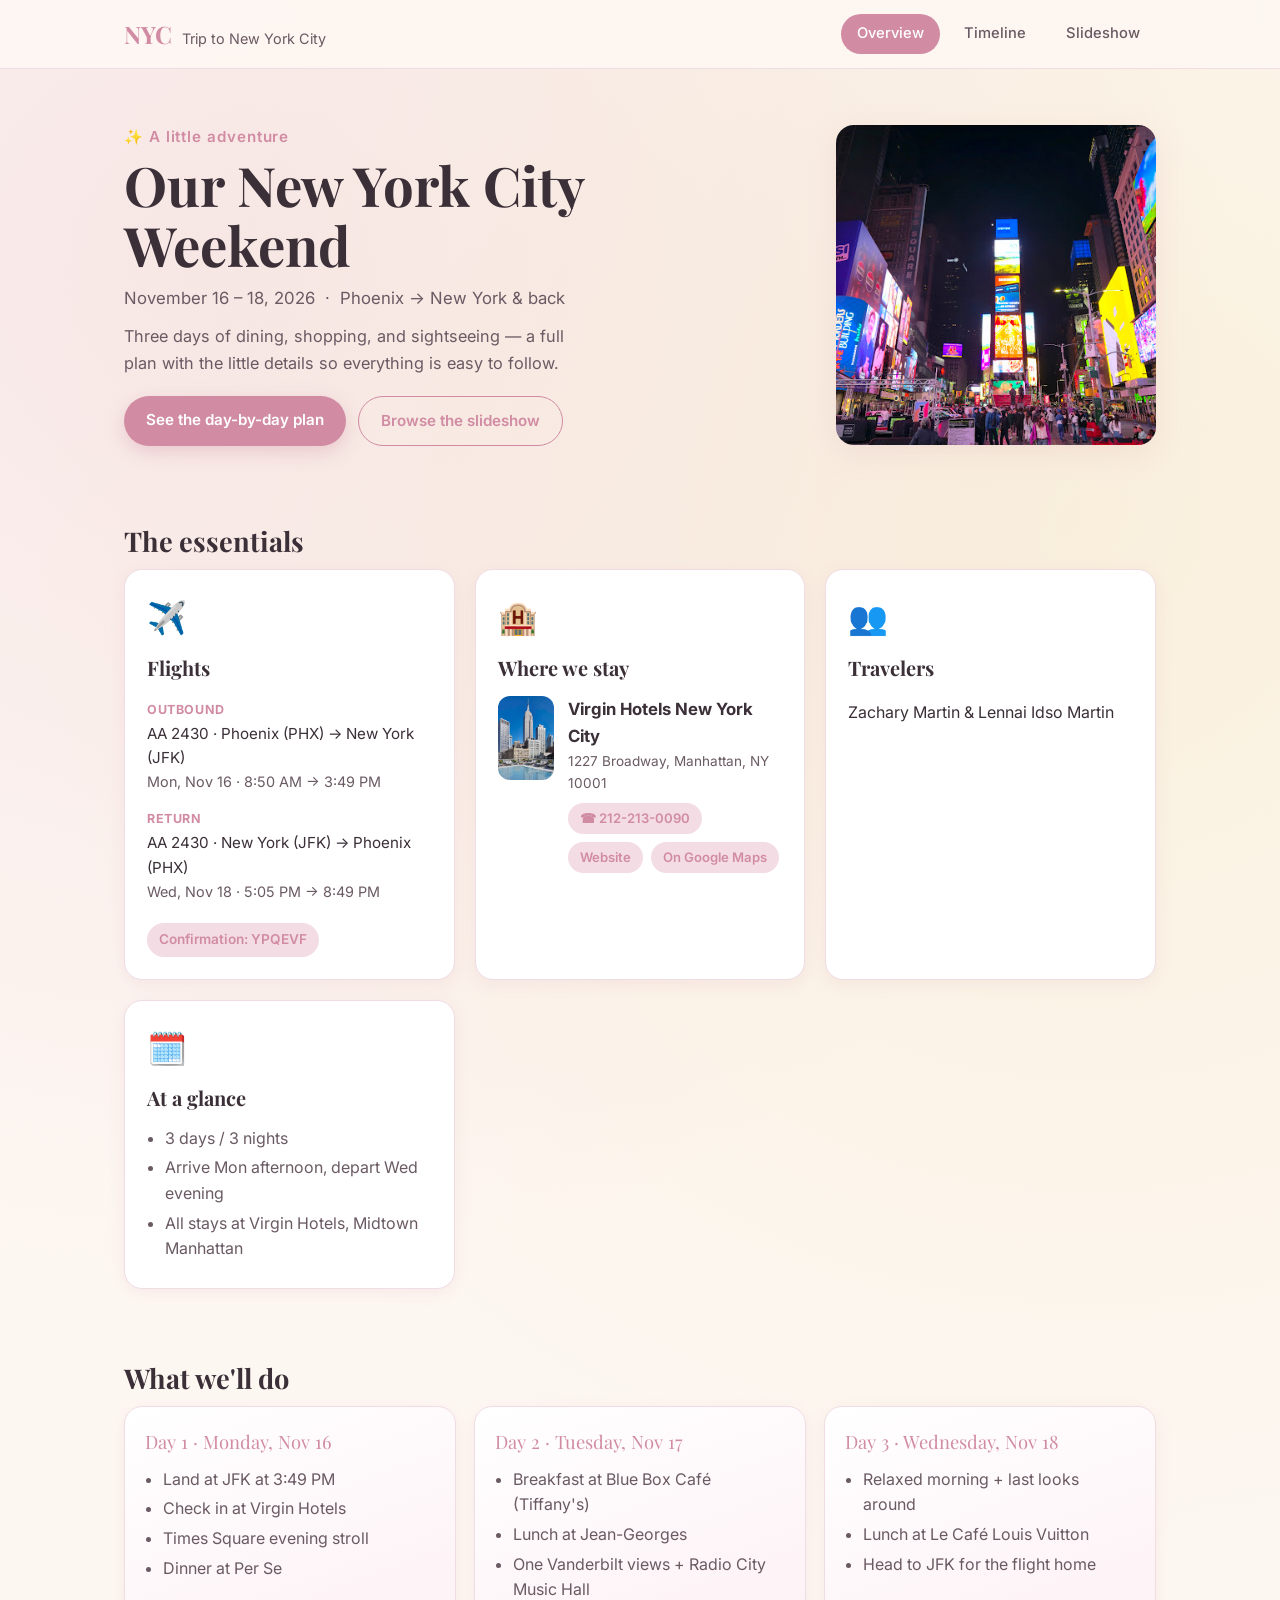
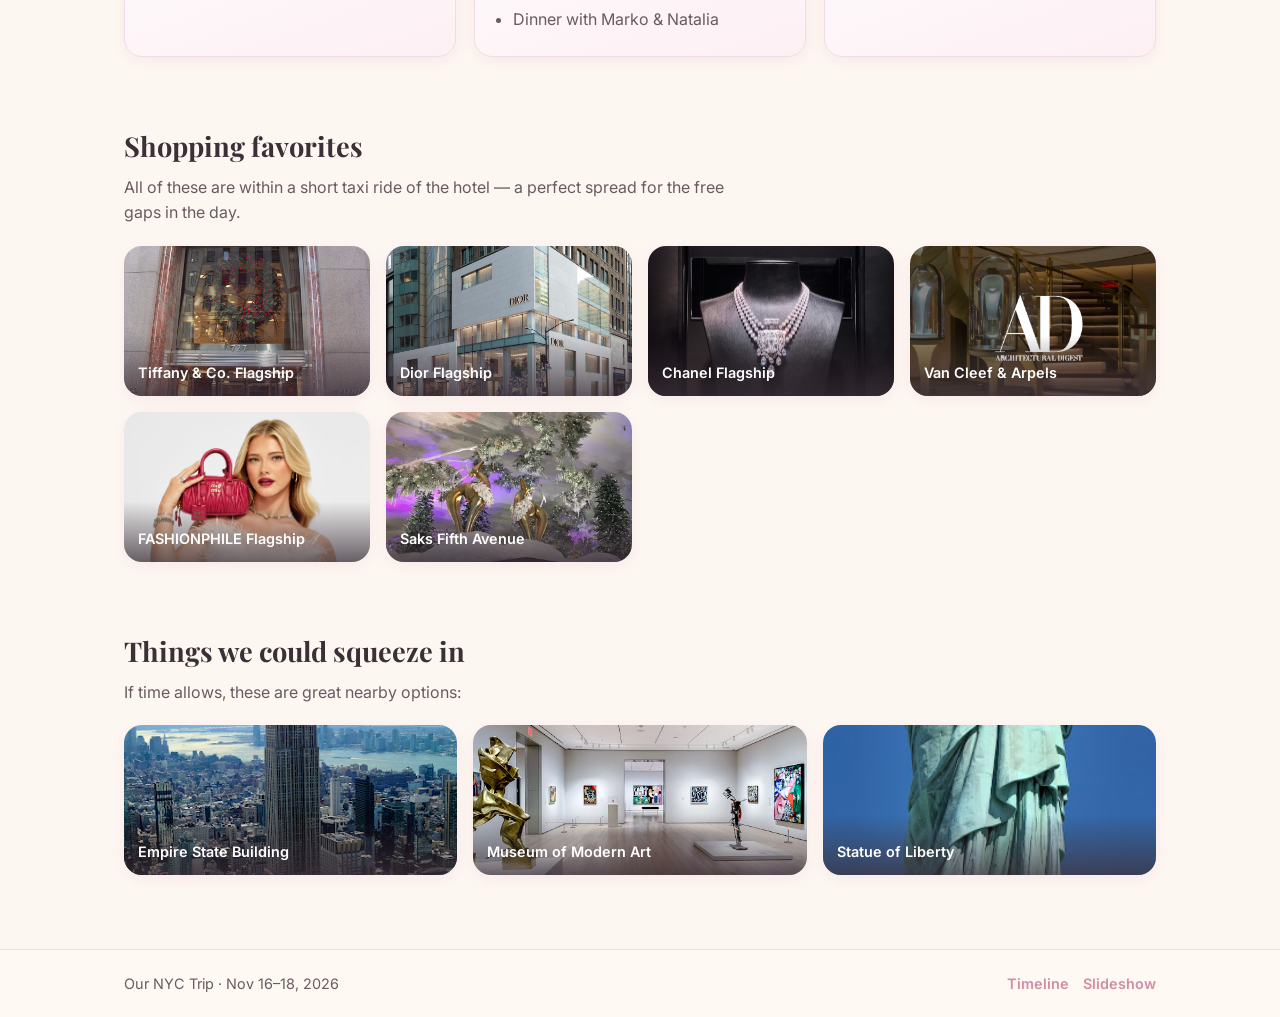
<file: index.html>
<!DOCTYPE html>
<html lang="en">
<head>
<meta charset="utf-8">
<meta name="viewport" content="width=device-width, initial-scale=1">
<title>New York City Trip</title>
<link rel="icon" href="data:image/svg+xml,<svg xmlns='http://www.w3.org/2000/svg' viewBox='0 0 100 100'><text y='.9em' font-size='90'>✨</text></svg>">
<link rel="preconnect" href="https://fonts.googleapis.com">
<link rel="preconnect" href="https://fonts.gstatic.com" crossorigin>
<link href="https://fonts.googleapis.com/css2?family=Playfair+Display:ital,wght@0,500;0,700;1,500&family=Inter:wght@400;500;600&display=swap" rel="stylesheet">
<link rel="stylesheet" href="style.css">
</head>
<body>
<header class="site-header">
  <div class="header-inner">
    <div class="brand">
      <span class="brand-city">NYC</span>
      <span class="brand-sub">Trip to New York City</span>
    </div>
    <nav class="nav">
      <a href="index.html" class="nav-link active">Overview</a>
      <a href="timeline.html" class="nav-link">Timeline</a>
      <a href="slideshow.html" class="nav-link">Slideshow</a>
    </nav>
  </div>
</header>

<main>
  <section class="hero">
    <div class="hero-text">
      <p class="kicker">✨ A little adventure</p>
      <h1>Our New York City Weekend</h1>
      <p class="hero-sub">November 16 – 18, 2026 &nbsp;·&nbsp; Phoenix → New York &amp; back</p>
      <p class="hero-lead">Three days of dining, shopping, and sightseeing — a full plan with the little details so everything is easy to follow.</p>
      <div class="hero-cta">
        <a href="timeline.html" class="btn btn-primary">See the day-by-day plan</a>
        <a href="slideshow.html" class="btn btn-ghost">Browse the slideshow</a>
      </div>
    </div>
    <div class="hero-photo" aria-hidden="true"></div>
  </section>

  <section class="section">
    <h2 class="section-title">The essentials</h2>
    <div class="card-grid">
      <div class="card">
        <div class="card-icon">✈️</div>
        <h3>Flights</h3>
        <div class="flight-row"><span class="flight-label">Outbound</span>
          <div class="flight-line">AA 2430 · Phoenix (PHX) → New York (JFK)</div>
          <div class="flight-time">Mon, Nov 16 · 8:50 AM → 3:49 PM</div>
        </div>
        <div class="flight-row"><span class="flight-label">Return</span>
          <div class="flight-line">AA 2430 · New York (JFK) → Phoenix (PHX)</div>
          <div class="flight-time">Wed, Nov 18 · 5:05 PM → 8:49 PM</div>
        </div>
        <div class="conf-chip">Confirmation: YPQEVF</div>
      </div>

      <div class="card">
        <div class="card-icon">🏨</div>
        <h3>Where we stay</h3>
        <div class="hotel-card">
          <img class="hotel-thumb" src="assets/hotel-0.jpg" alt="Virgin Hotels New York City">
          <div>
            <div class="hotel-name">Virgin Hotels New York City</div>
            <div class="hotel-addr">1227 Broadway, Manhattan, NY 10001</div>
            <div class="hotel-meta">
              <span class="meta-chip"><a href="tel:+12122130090">☎ 212-213-0090</a></span>
              <span class="meta-chip"><a href="https://virginhotels.com/nyc/" target="_blank">Website</a></span>
              <span class="meta-chip"><a href="https://maps.google.com/?ftid=0x89c2594994e032e3:0xb6b095913d99d5ee" target="_blank">On Google Maps</a></span>
            </div>
          </div>
        </div>
      </div>

      <div class="card">
        <div class="card-icon">👥</div>
        <h3>Travelers</h3>
        <p class="travelers">Zachary Martin &amp; Lennai Idso Martin</p>
      </div>

      <div class="card">
        <div class="card-icon">🗓️</div>
        <h3>At a glance</h3>
        <ul class="glance">
          <li>3 days / 3 nights</li>
          <li>Arrive Mon afternoon, depart Wed evening</li>
          <li>All stays at Virgin Hotels, Midtown Manhattan</li>
        </ul>
      </div>
    </div>
  </section>

  <section class="section">
    <h2 class="section-title">What we'll do</h2>
    <div class="day-cards">
      <div class="day-card">
        <div class="day-card-head">Day 1 · Monday, Nov 16</div>
        <ul>
          <li>Land at JFK at 3:49 PM</li>
          <li>Check in at Virgin Hotels</li>
          <li>Times Square evening stroll</li>
          <li>Dinner at Per Se</li>
        </ul>
      </div>
      <div class="day-card">
        <div class="day-card-head">Day 2 · Tuesday, Nov 17</div>
        <ul>
          <li>Breakfast at Blue Box Café (Tiffany's)</li>
          <li>Lunch at Jean-Georges</li>
          <li>One Vanderbilt views + Radio City Music Hall</li>
          <li>Dinner with Marko &amp; Natalia</li>
        </ul>
      </div>
      <div class="day-card">
        <div class="day-card-head">Day 3 · Wednesday, Nov 18</div>
        <ul>
          <li>Relaxed morning + last looks around</li>
          <li>Lunch at Le Café Louis Vuitton</li>
          <li>Head to JFK for the flight home</li>
        </ul>
      </div>
    </div>
  </section>

  <section class="section">
    <h2 class="section-title">Shopping favorites</h2>
    <p class="section-note">All of these are within a short taxi ride of the hotel — a perfect spread for the free gaps in the day.</p>
    <div class="sight-grid">
      <a class="sight" href="https://maps.google.com/?q=Tiffany+%26+Co.+727+Fifth+Avenue+New+York" target="_blank"><img src="assets/tiffany-0.jpg" alt="Tiffany &amp; Co."><span>Tiffany &amp; Co. Flagship</span></a>
      <a class="sight" href="https://maps.google.com/?q=Dior+Flagship+212+Madison+Avenue+New+York" target="_blank"><img src="assets/dior-0.jpg" alt="Dior"><span>Dior Flagship</span></a>
      <a class="sight" href="https://maps.google.com/?q=Chanel+Flagship+116+East+57th+Street+New+York" target="_blank"><img src="assets/chanel-0.jpg" alt="Chanel"><span>Chanel Flagship</span></a>
      <a class="sight" href="https://maps.google.com/?q=Van+Cleef+%26+Arpels+750+Fifth+Avenue+New+York" target="_blank"><img src="assets/vca-0.jpg" alt="Van Cleef &amp; Arpels"><span>Van Cleef &amp; Arpels</span></a>
      <a class="sight" href="https://maps.google.com/?ftid=0x89c25937f1195833:0x5201b699d1699c98" target="_blank"><img src="assets/fashionphile-0.jpg" alt="FASHIONPHILE"><span>FASHIONPHILE Flagship</span></a>
      <a class="sight" href="https://maps.google.com/?ftid=0x89c258fea03b0371:0x9b2e542db73cb4be" target="_blank"><img src="assets/saks-0.jpg" alt="Saks Fifth Avenue"><span>Saks Fifth Avenue</span></a>
    </div>
  </section>

  <section class="section">
    <h2 class="section-title">Things we could squeeze in</h2>
    <p class="section-note">If time allows, these are great nearby options:</p>
    <div class="sight-grid">
      <a class="sight" href="https://maps.google.com/?ftid=0x89c259a9b3117469:0xd134e199a405a163" target="_blank"><img src="assets/esb-0.jpg" alt="Empire State Building"><span>Empire State Building</span></a>
      <a class="sight" href="https://maps.google.com/?ftid=0x89c258f97bdb102b:0xea9f8fc0b3ffff55" target="_blank"><img src="assets/moma-0.jpg" alt="MoMA"><span>Museum of Modern Art</span></a>
      <a class="sight" href="https://maps.google.com/?ftid=0x89c25090129c363d:0x40c6a5770d25022b" target="_blank"><img src="assets/statue-0.jpg" alt="Statue of Liberty"><span>Statue of Liberty</span></a>
    </div>
  </section>
</main>

<footer class="site-footer">
  <div class="footer-inner">
    <span>Our NYC Trip · Nov 16–18, 2026</span>
    <span class="footer-links">
      <a href="timeline.html">Timeline</a>
      <a href="slideshow.html">Slideshow</a>
    </span>
  </div>
</footer>

</body>
</html>
</file>
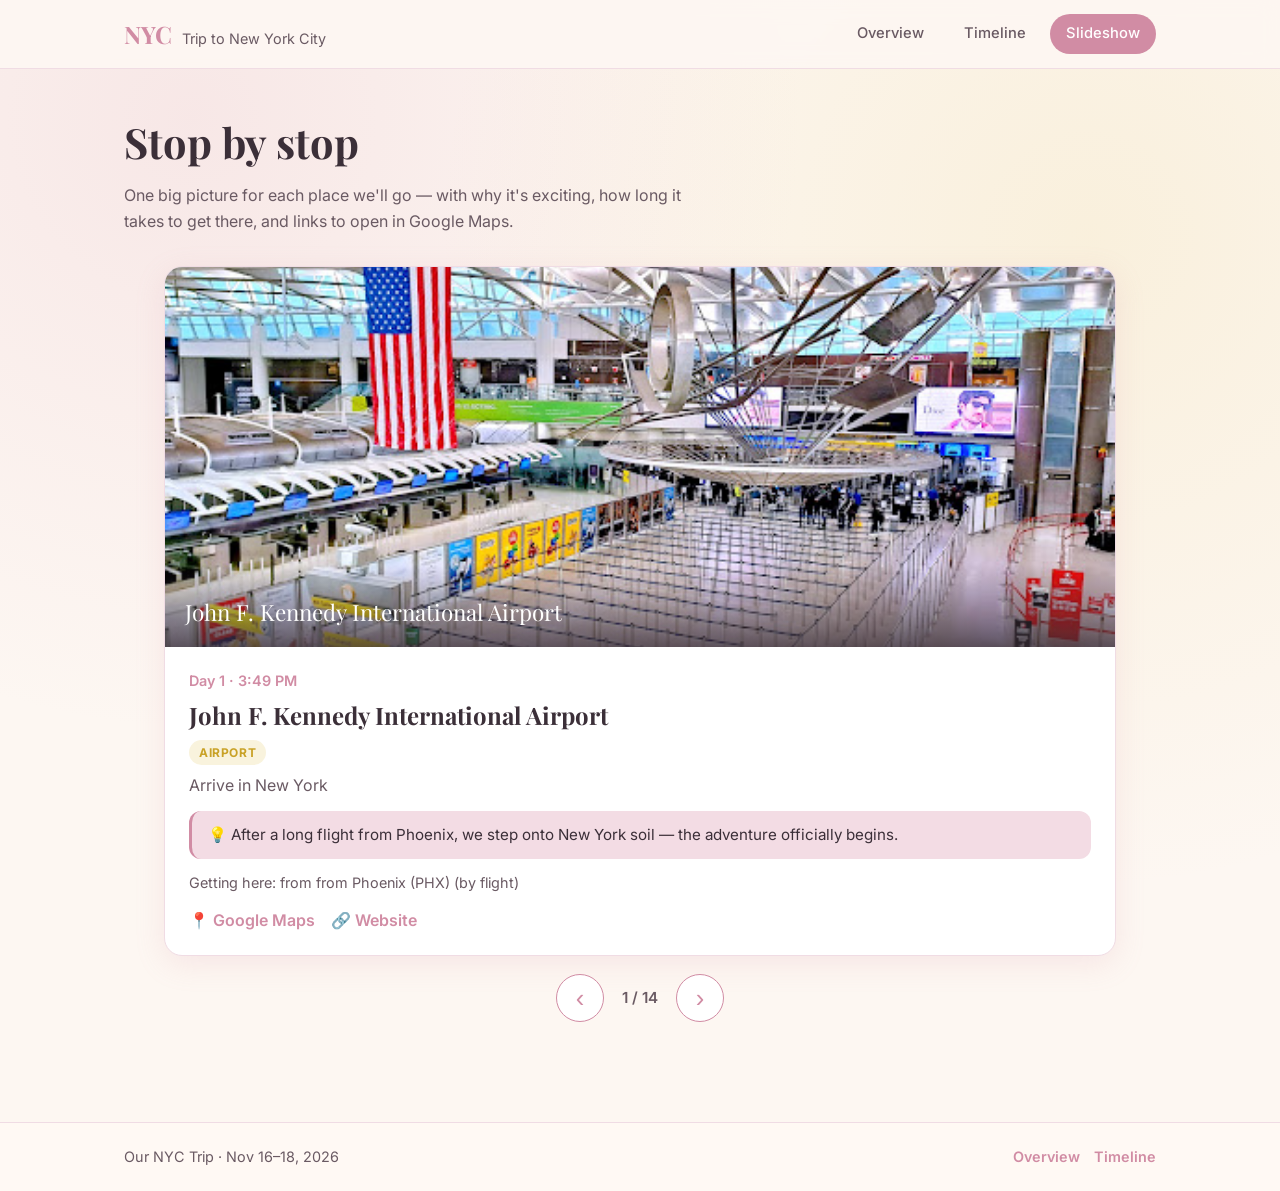
<file: slideshow.html>
<!DOCTYPE html>
<html lang="en">
<head>
<meta charset="utf-8">
<meta name="viewport" content="width=device-width, initial-scale=1">
<title>New York City Trip · Slideshow</title>
<link rel="icon" href="data:image/svg+xml,<svg xmlns='http://www.w3.org/2000/svg' viewBox='0 0 100 100'><text y='.9em' font-size='90'>✨</text></svg>">
<link rel="preconnect" href="https://fonts.googleapis.com">
<link rel="preconnect" href="https://fonts.gstatic.com" crossorigin>
<link href="https://fonts.googleapis.com/css2?family=Playfair+Display:ital,wght@0,500;0,700;1,500&family=Inter:wght@400;500;600&display=swap" rel="stylesheet">
<link rel="stylesheet" href="style.css">
</head>
<body>
<header class="site-header">
  <div class="header-inner">
    <div class="brand">
      <span class="brand-city">NYC</span>
      <span class="brand-sub">Trip to New York City</span>
    </div>
    <nav class="nav">
      <a href="index.html" class="nav-link">Overview</a>
      <a href="timeline.html" class="nav-link">Timeline</a>
      <a href="slideshow.html" class="nav-link active">Slideshow</a>
    </nav>
  </div>
</header>

<main>
  <div class="page-head">
    <h1>Stop by stop</h1>
    <p class="page-sub">One big picture for each place we'll go — with why it's exciting, how long it takes to get there, and links to open in Google Maps.</p>
  </div>

  <div class="slide-stage" id="stage">
    <div class="slide" id="slide"></div>
    <div class="slide-nav">
      <button class="slide-btn" id="prev" aria-label="Previous">‹</button>
      <div class="slide-counter" id="counter">1 / 1</div>
      <button class="slide-btn" id="next" aria-label="Next">›</button>
    </div>
  </div>
</main>

<footer class="site-footer">
  <div class="footer-inner">
    <span>Our NYC Trip · Nov 16–18, 2026</span>
    <span class="footer-links"><a href="index.html">Overview</a><a href="timeline.html">Timeline</a></span>
  </div>
</footer>

<script src="data.js"></script>
<script>
(function(){
  var slides = window.TRIP.slides;
  var idx = 0;
  var stage = document.getElementById("slide");
  var counter = document.getElementById("counter");
  document.getElementById("prev").onclick = function(){ idx=(idx-1+slides.length)%slides.length; render(); };
  document.getElementById("next").onclick = function(){ idx=(idx+1)%slides.length; render(); };

  function gapBlock(gap){
    if(!gap) return "";
    var h = "<div class=\"slide-gap\">";
    h += "<span class=\"tl-gap-label\">✨ " + gap.text + "</span>";
    h += "<span class=\"tl-gap-sub\">Ideas to fill it:</span> ";
    (gap.suggestions||[]).forEach(function(k){
      var p = window.TRIP.places ? window.TRIP.places[k] : null;
      if(p){
        h += "<a class=\"tl-free-chip\" href=\"" + p.gmaps + "\" target=\"_blank\" rel=\"noopener\">"+p.name+"</a>";
      }
    });
    h += "</div>";
    return h;
  }

  function render(){
    var s = slides[idx];
    var travel = s.travel||{};
    var travelLine = travel.name ? "Getting here: from " + travel.name : "";
    var travelMode = travel.mode==="walk" ? " (~"+travel.min+" min walk)"
                    : travel.mode==="taxi" ? " (~"+travel.min+" min by taxi)"
                    : travel.mode==="flight" ? " (by flight)" : "";
    var opts = "";
    if(s.options){
      opts = "<div class=\"slide-options\">";
      opts += "<span class=\"tl-options-label\">Pick one:</span> ";
      s.options.forEach(function(o){
        opts += "<a class=\"tl-free-chip\" href=\"" + o.gmaps + "\" target=\"_blank\" rel=\"noopener\">"+o.name+"</a>";
      });
      opts += "</div>";
    }
    var note = s.note ? "<p class=\"slide-note\">💡 " + s.note + "</p>" : "";
    stage.innerHTML =
      "<div class=\"slide-img-wrap\">" +
        "<img src=\"assets/"+s.photo+"\" alt=\""+s.name+"\">" +
        "<div class=\"slide-img-label\">"+s.name+"</div>" +
      "</div>" +
      "<div class=\"slide-info\">" +
        "<div class=\"slide-day\">"+s.day+" · "+s.time+"</div>" +
        "<h2 class=\"slide-name\">"+s.name+"</h2>" +
        "<div class=\"slide-type\">"+s.type+"</div>" +
        "<p class=\"slide-action\">"+s.action+"</p>" +
        note +
        (travelLine ? "<p class=\"slide-travel\">"+travelLine+travelMode+"</p>" : "") +
        (s.hours ? "<p class=\"slide-hours\">🕒 "+s.hours+"</p>" : "") +
        opts +
        "<div class=\"slide-gap-wrap\">" + gapBlock(s.gap) + "</div>" +
        "<div class=\"slide-links\">" +
          "<a href=\""+s.gmaps+"\" target=\"_blank\" rel=\"noopener\">📍 Google Maps</a>" +
          (s.website ? "<a href=\""+s.website+"\" target=\"_blank\" rel=\"noopener\">🔗 Website</a>" : "") +
        "</div>" +
      "</div>";
    counter.textContent = (idx+1) + " / " + slides.length;
  }
  render();
})();
</script>
</body>
</html>
</file>
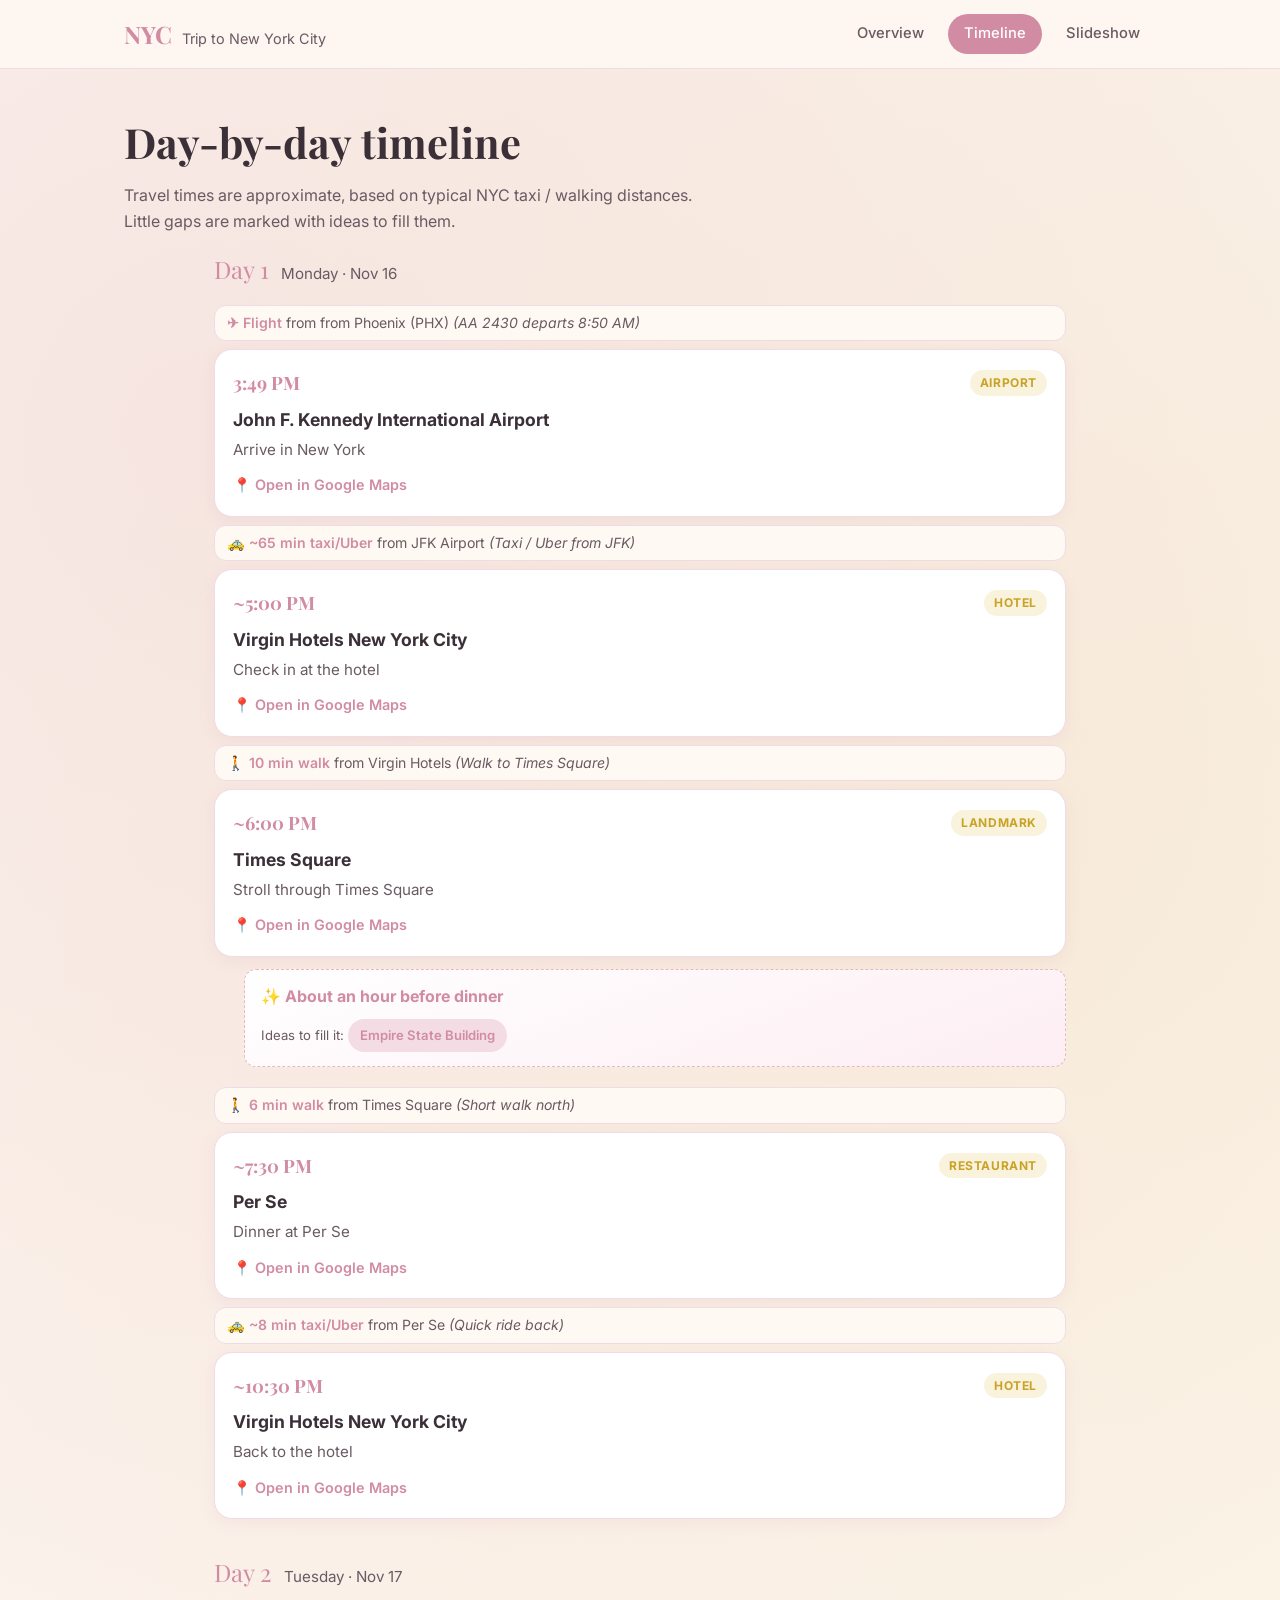
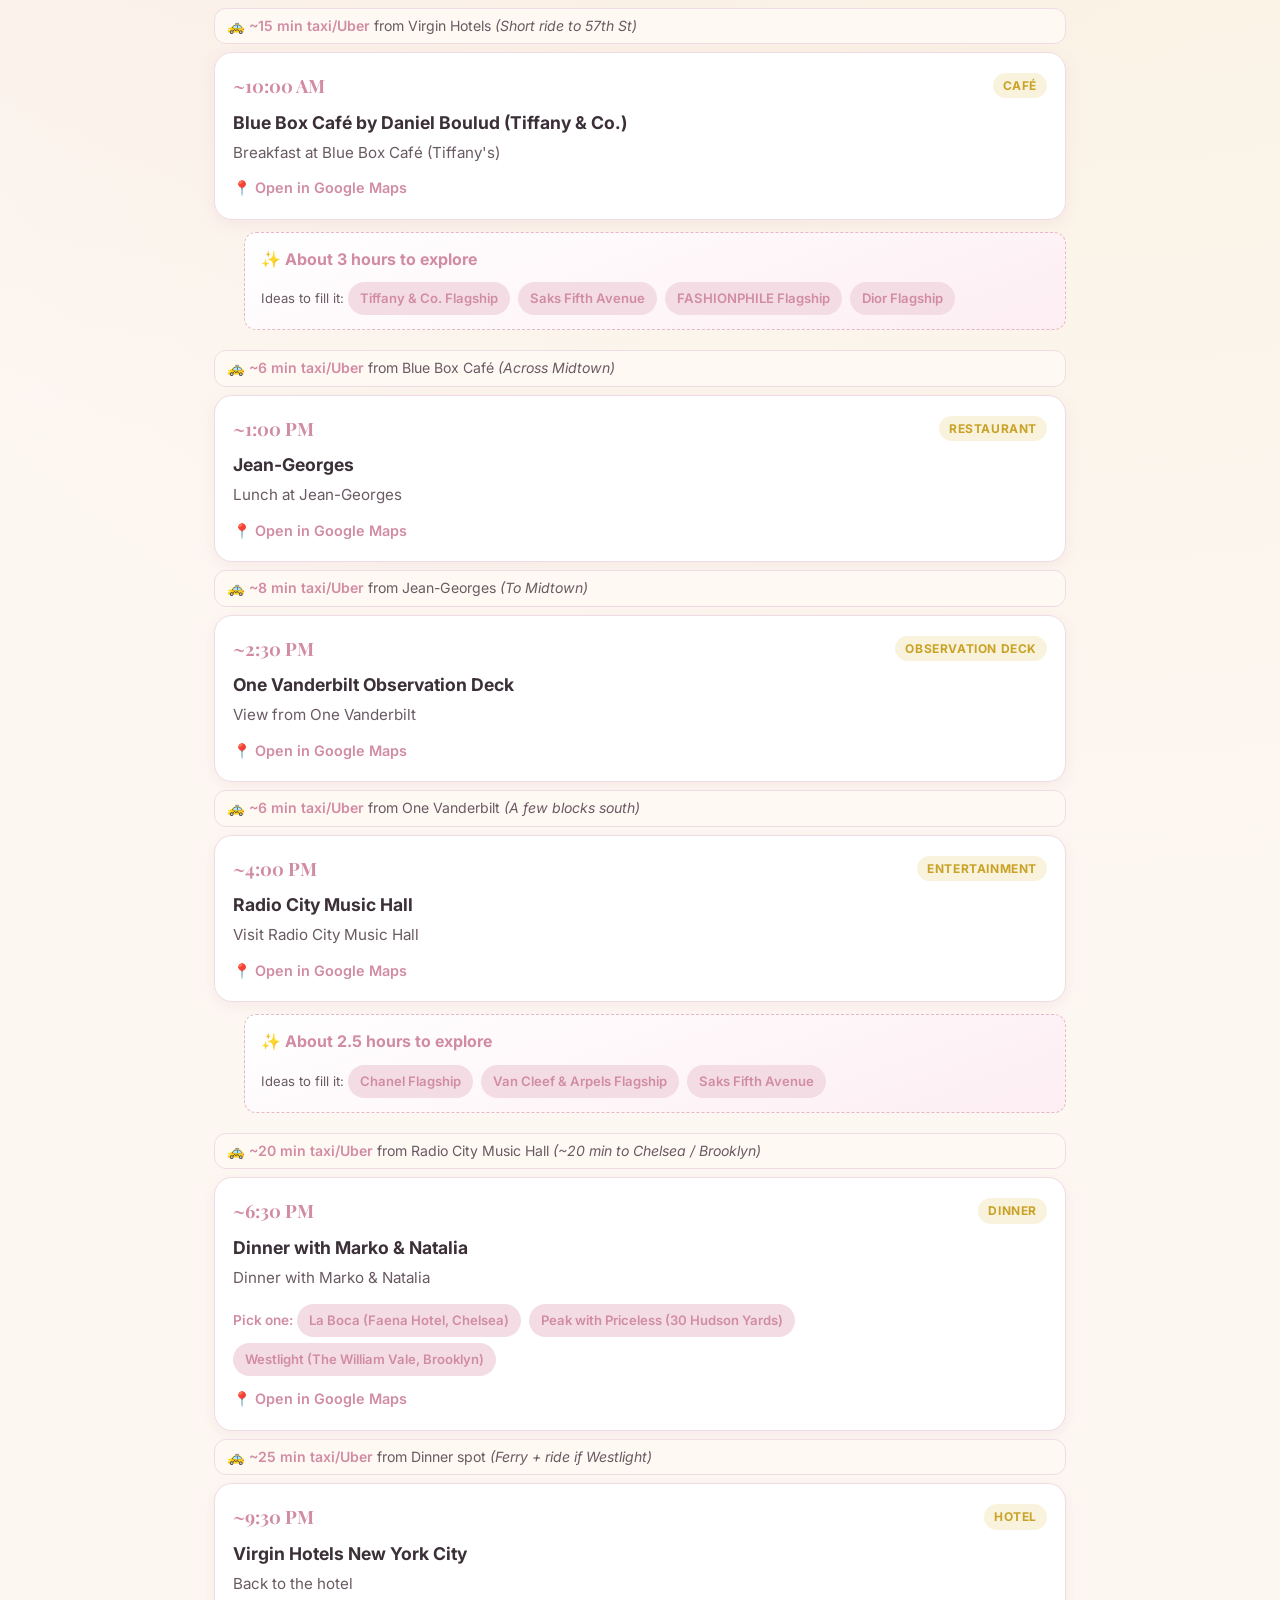
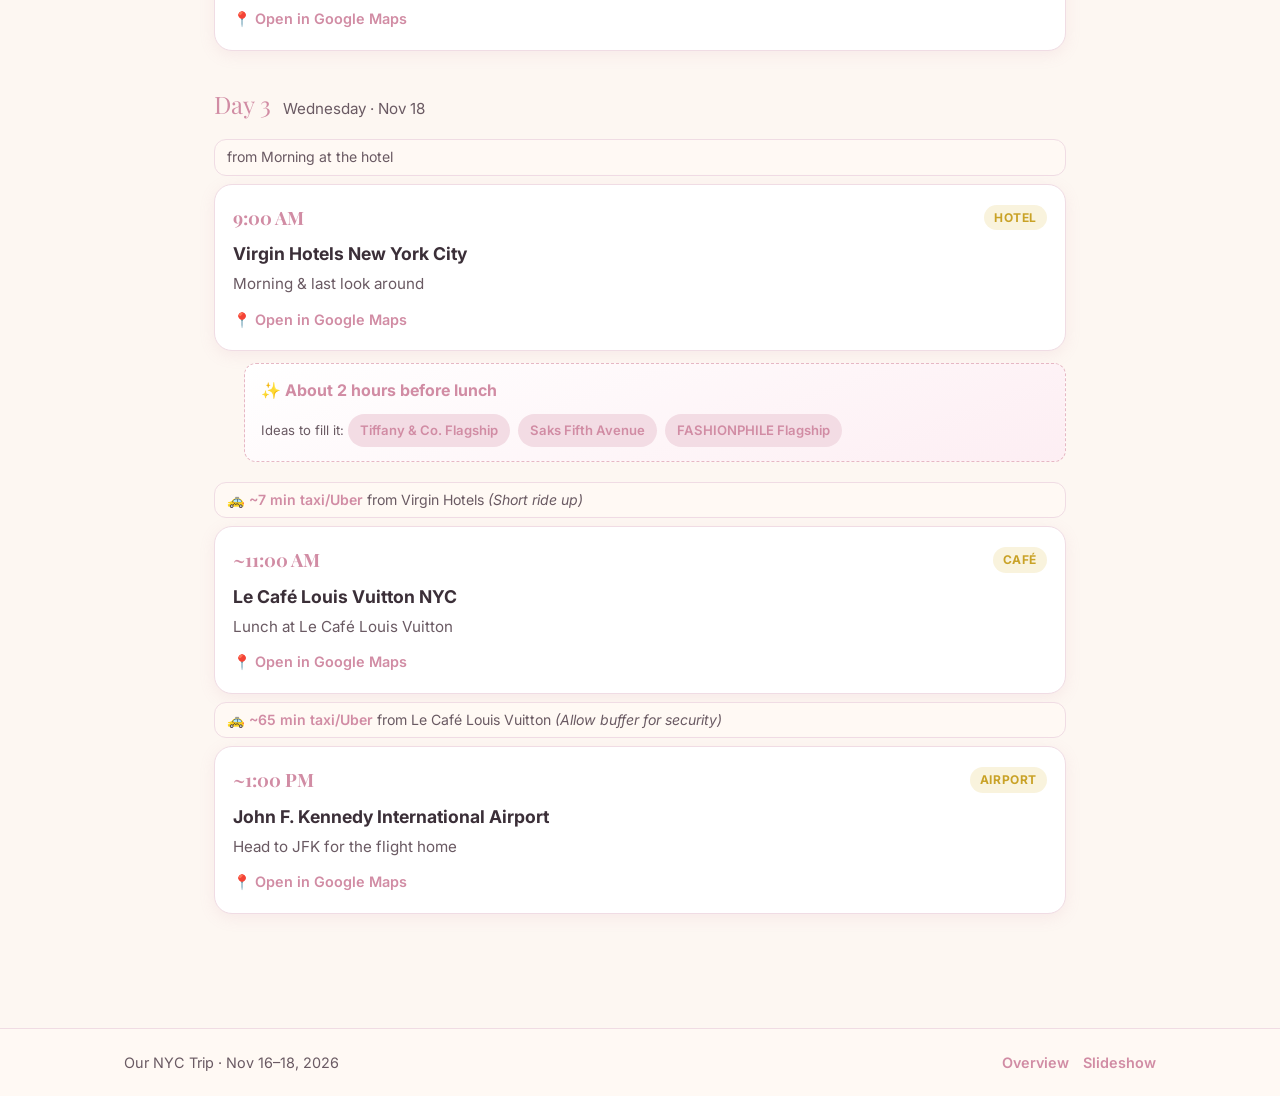
<file: timeline.html>
<!DOCTYPE html>
<html lang="en">
<head>
<meta charset="utf-8">
<meta name="viewport" content="width=device-width, initial-scale=1">
<title>New York City Trip · Timeline</title>
<link rel="icon" href="data:image/svg+xml,<svg xmlns='http://www.w3.org/2000/svg' viewBox='0 0 100 100'><text y='.9em' font-size='90'>✨</text></svg>">
<link rel="preconnect" href="https://fonts.googleapis.com">
<link rel="preconnect" href="https://fonts.gstatic.com" crossorigin>
<link href="https://fonts.googleapis.com/css2?family=Playfair+Display:ital,wght@0,500;0,700;1,500&family=Inter:wght@400;500;600&display=swap" rel="stylesheet">
<link rel="stylesheet" href="style.css">
</head>
<body>
<header class="site-header">
  <div class="header-inner">
    <div class="brand">
      <span class="brand-city">NYC</span>
      <span class="brand-sub">Trip to New York City</span>
    </div>
    <nav class="nav">
      <a href="index.html" class="nav-link">Overview</a>
      <a href="timeline.html" class="nav-link active">Timeline</a>
      <a href="slideshow.html" class="nav-link">Slideshow</a>
    </nav>
  </div>
</header>

<main>
  <div class="page-head">
    <h1>Day-by-day timeline</h1>
    <p class="page-sub">Travel times are approximate, based on typical NYC taxi / walking distances. Little gaps are marked with ideas to fill them.</p>
  </div>

  <div id="timeline"></div>
</main>

<footer class="site-footer">
  <div class="footer-inner">
    <span>Our NYC Trip · Nov 16–18, 2026</span>
    <span class="footer-links"><a href="index.html">Overview</a><a href="slideshow.html">Slideshow</a></span>
  </div>
</footer>

<script src="data.js"></script>
<script>
(function(){
  var trip = window.TRIP;
  var wrap = document.getElementById("timeline");

  function modeLabel(m, min){
    if(!m) return "";
    if(m==="flight") return "✈ Flight";
    if(m==="walk") return "🚶 " + min + " min walk";
    if(m==="taxi") return "🚕 ~" + min + " min taxi/Uber";
    return m;
  }

  function gapBlock(gap){
    if(!gap) return "";
    var h = "<div class=\"tl-gap\">";
    h += "<span class=\"tl-gap-label\">✨ " + gap.text + "</span>";
    h += "<span class=\"tl-gap-sub\">Ideas to fill it:</span> ";
    (gap.suggestions||[]).forEach(function(k){
      var p = trip.places ? trip.places[k] : null;
      if(p){
        h += "<a class=\"tl-free-chip\" href=\"" + p.gmaps + "\" target=\"_blank\" rel=\"noopener\">"+p.name+"</a>";
      }
    });
    h += "</div>";
    return h;
  }

  var html = "";
  trip.days.forEach(function(d){
    html += "<section class=\"tl-day\">";
    html += "<div class=\"tl-day-head\"><span class=\"tl-day-label\">"+d.label+"</span><span class=\"tl-day-date\">"+d.date+"</span></div>";
    html += "<ol class=\"tl-list\">";
    d.stops.forEach(function(s){
      var p = trip.places ? trip.places[s.key] : null;
      var travel = s.travel || {};
      if(travel.name){
        html += "<div class=\"tl-travel\">";
        html += "<span class=\"tl-travel-mode\">"+modeLabel(travel.mode, travel.min)+"</span> ";
        html += "<span class=\"tl-travel-from\">from "+travel.name+"</span>";
        if(travel.note){ html += " <span class=\"tl-travel-note\">("+travel.note+")</span>"; }
        html += "</div>";
      }
      html += "<div class=\"tl-card\">";
      html += "<div class=\"tl-card-top\">";
      html += "<span class=\"tl-time\">"+s.time+"</span>";
      html += "<span class=\"tl-type\">"+(p?p.type:"")+"</span>";
      html += "</div>";
      html += "<div class=\"tl-card-name\">"+s.name+"</div>";
      html += "<div class=\"tl-card-action\">"+s.action+"</div>";
      if(s.note){ html += "<div class=\"tl-note\">"+s.note+"</div>"; }
      if(p && p.options){
        html += "<div class=\"tl-options\">";
        html += "<span class=\"tl-options-label\">Pick one:</span> ";
        p.options.forEach(function(o){
          html += "<a class=\"tl-free-chip\" href=\"" + o.gmaps + "\" target=\"_blank\" rel=\"noopener\">"+o.name+"</a>";
        });
        html += "</div>";
      }
      if(p && p.gmaps){
        html += "<div class=\"tl-card-links\"><a href=\"" + p.gmaps + "\" target=\"_blank\" rel=\"noopener\">📍 Open in Google Maps</a></div>";
      }
      html += "</div>";
      html += "</li>";
      var gap = null;
      if(d.gaps){
        for(var gi=0; gi<d.gaps.length; gi++){
          if(d.gaps[gi].afterKey === s.key){ gap = d.gaps[gi]; break; }
        }
      }
      if(gap){ html += "<div class=\"tl-gap-wrap\">" + gapBlock(gap) + "</div>"; }
    });
    html += "</ol>";
    html += "</section>";
  });

  wrap.innerHTML = html;
})();
</script>
</body>
</html>
</file>
<file: style.css>
/* ============================================================
   NYC Trip 2026 — Modern + Soft / "Girly" Design System
   Palette: warm cream + blush rose + gold accents
   Fonts: Playfair Display (headings) + Inter (body)
   ============================================================ */

:root {
  --bg: #fdf7f2;
  --bg-soft: #fff9f4;
  --ink: #3b2f38;
  --ink-soft: #6a5a63;
  --rose: #e6b8c4;
  --rose-deep: #d18ca4;
  --rose-light: #f3dce4;
  --gold: #c9a227;
  --gold-light: #e8cf7a;
  --white: #ffffff;
  --card: #ffffff;
  --border: #f0dce4;
  --shadow: 0 8px 30px rgba(209, 140, 164, 0.16);
  --shadow-soft: 0 4px 16px rgba(209, 140, 164, 0.12);
  --radius: 18px;
  --radius-sm: 12px;
}

* { box-sizing: border-box; }

html { scroll-behavior: smooth; }

body {
  margin: 0;
  font-family: 'Inter', -apple-system, BlinkMacSystemFont, sans-serif;
  background:
    radial-gradient(circle at 15% 10%, rgba(230,184,196,0.25), transparent 40%),
    radial-gradient(circle at 85% 20%, rgba(232,207,122,0.18), transparent 45%),
    var(--bg);
  color: var(--ink);
  line-height: 1.6;
  -webkit-font-smoothing: antialiased;
}

h1, h2, h3 { font-family: 'Playfair Display', Georgia, serif; color: var(--ink); }

/* ---------- Header / Nav ---------- */
.site-header {
  position: sticky;
  top: 0;
  z-index: 50;
  background: rgba(253, 247, 242, 0.92);
  backdrop-filter: blur(10px);
  -webkit-backdrop-filter: blur(10px);
  border-bottom: 1px solid var(--border);
}
.header-inner {
  max-width: 1080px;
  margin: 0 auto;
  padding: 14px 24px;
  display: flex;
  align-items: center;
  justify-content: space-between;
  flex-wrap: wrap;
  gap: 12px;
}
.brand { display: flex; align-items: baseline; gap: 10px; }
.brand-city {
  font-family: 'Playfair Display', serif;
  font-weight: 700;
  font-size: 1.5rem;
  color: var(--rose-deep);
}
.brand-sub { font-size: 0.9rem; color: var(--ink-soft); }
.nav { display: flex; gap: 8px; flex-wrap: wrap; }
.nav-link {
  padding: 8px 16px;
  border-radius: 999px;
  font-size: 0.92rem;
  font-weight: 500;
  color: var(--ink-soft);
  text-decoration: none;
  transition: all 0.2s ease;
}
.nav-link:hover { background: var(--rose-light); color: var(--rose-deep); }
.nav-link.active { background: var(--rose-deep); color: #fff; }

/* ---------- Hero ---------- */
.hero {
  position: relative;
  max-width: 1080px;
  margin: 0 auto;
  padding: 56px 24px 40px;
  display: flex;
  align-items: center;
  gap: 28px;
}
.hero-text { flex: 1; }
.kicker {
  margin: 0;
  color: var(--rose-deep);
  font-weight: 600;
  letter-spacing: 0.06em;
  font-size: 0.95rem;
}
.hero h1 {
  font-size: clamp(2.2rem, 6vw, 3.4rem);
  margin: 6px 0 10px;
  line-height: 1.1;
}
.hero-sub { color: var(--ink-soft); font-size: 1.05rem; margin: 0 0 12px; }
.hero-lead { color: var(--ink-soft); font-size: 1.02rem; max-width: 46ch; margin: 0 0 20px; }
.hero-cta { display: flex; gap: 12px; flex-wrap: wrap; }
.hero-photo {
  flex: 0 0 320px;
  height: 320px;
  border-radius: var(--radius);
  background: url('assets/times-square-0.jpg') center/cover no-repeat;
  box-shadow: var(--shadow);
}

/* ---------- Buttons ---------- */
.btn {
  display: inline-block;
  padding: 12px 22px;
  border-radius: 999px;
  font-weight: 600;
  font-size: 0.95rem;
  text-decoration: none;
  transition: all 0.2s ease;
  cursor: pointer;
}
.btn-primary { background: var(--rose-deep); color: #fff; box-shadow: 0 6px 18px rgba(209,140,164,0.35); }
.btn-primary:hover { background: var(--rose); transform: translateY(-1px); }
.btn-ghost { background: transparent; color: var(--rose-deep); border: 1.5px solid var(--rose-deep); }
.btn-ghost:hover { background: var(--rose-light); }

/* ---------- Sections ---------- */
.section { max-width: 1080px; margin: 0 auto; padding: 34px 24px; }
.section-title {
  font-size: 1.7rem;
  margin: 0 0 6px;
}
.section-note { color: var(--ink-soft); margin: 0 0 20px; max-width: 60ch; }

/* ---------- Card grid ---------- */
.card-grid {
  display: grid;
  grid-template-columns: repeat(auto-fit, minmax(260px, 1fr));
  gap: 20px;
}
.card {
  background: var(--card);
  border: 1px solid var(--border);
  border-radius: var(--radius);
  padding: 22px;
  box-shadow: var(--shadow-soft);
}
.card-icon { font-size: 2rem; margin-bottom: 8px; }
.card h3 { margin: 0 0 12px; font-size: 1.25rem; }
.flight-row { margin-bottom: 12px; }
.flight-label {
  display: inline-block;
  font-size: 0.78rem;
  font-weight: 700;
  letter-spacing: 0.05em;
  text-transform: uppercase;
  color: var(--rose-deep);
  margin-bottom: 2px;
}
.flight-line { font-size: 0.95rem; color: var(--ink); }
.flight-time { font-size: 0.9rem; color: var(--ink-soft); }
.conf-chip {
  display: inline-block;
  margin-top: 8px;
  background: var(--rose-light);
  color: var(--rose-deep);
  padding: 6px 12px;
  border-radius: 999px;
  font-size: 0.85rem;
  font-weight: 600;
}
.travelers { font-size: 1rem; color: var(--ink); }
.glance { margin: 0; padding-left: 18px; }
.glance li { margin: 4px 0; color: var(--ink-soft); }

/* ---------- Hotel card ---------- */
.hotel-card { display: flex; gap: 14px; }
.hotel-thumb { width: 84px; height: 84px; border-radius: var(--radius-sm); object-fit: cover; }
.hotel-name { font-weight: 700; font-size: 1.05rem; }
.hotel-addr { font-size: 0.85rem; color: var(--ink-soft); margin: 2px 0 8px; }
.hotel-meta { display: flex; flex-wrap: wrap; gap: 8px; }
.meta-chip {
  background: var(--rose-light);
  padding: 5px 12px;
  border-radius: 999px;
  font-size: 0.82rem;
}
.meta-chip a { color: var(--rose-deep); text-decoration: none; font-weight: 600; }
.meta-chip a:hover { text-decoration: underline; }

/* ---------- Day cards ---------- */
.day-cards { display: grid; grid-template-columns: repeat(auto-fit, minmax(260px, 1fr)); gap: 18px; }
.day-card {
  background: linear-gradient(160deg, #fff, #fdf0f4);
  border: 1px solid var(--border);
  border-radius: var(--radius);
  padding: 20px;
  box-shadow: var(--shadow-soft);
}
.day-card-head {
  font-family: 'Playfair Display', serif;
  font-size: 1.15rem;
  color: var(--rose-deep);
  margin-bottom: 10px;
}
.day-card ul { margin: 0; padding-left: 18px; }
.day-card li { margin: 4px 0; color: var(--ink-soft); }

/* ---------- Sight / photo grid ---------- */
.sight-grid {
  display: grid;
  grid-template-columns: repeat(auto-fit, minmax(200px, 1fr));
  gap: 16px;
}
.sight {
  position: relative;
  border-radius: var(--radius);
  overflow: hidden;
  box-shadow: var(--shadow-soft);
  display: block;
}
.sight img {
  width: 100%;
  height: 150px;
  object-fit: cover;
  display: block;
  transition: transform 0.3s ease;
}
.sight:hover img { transform: scale(1.05); }
.sight span {
  position: absolute;
  left: 0; right: 0; bottom: 0;
  padding: 26px 14px 12px;
  background: linear-gradient(transparent, rgba(59,47,56,0.75));
  color: #fff;
  font-weight: 600;
  font-size: 0.9rem;
}

/* ---------- Footer ---------- */
.site-footer {
  border-top: 1px solid var(--border);
  background: var(--bg-soft);
  margin-top: 40px;
}
.footer-inner {
  max-width: 1080px;
  margin: 0 auto;
  padding: 22px 24px;
  display: flex;
  justify-content: space-between;
  align-items: center;
  flex-wrap: wrap;
  gap: 12px;
  font-size: 0.9rem;
  color: var(--ink-soft);
}
.footer-links { display: flex; gap: 14px; }
.footer-links a { color: var(--rose-deep); text-decoration: none; font-weight: 600; }
.footer-links a:hover { text-decoration: underline; }

/* ---------- Page head (timeline + slideshow) ---------- */
.page-head { max-width: 1080px; margin: 0 auto; padding: 40px 24px 16px; }
.page-head h1 { font-size: clamp(1.9rem, 5vw, 2.6rem); margin: 0 0 8px; }
.page-sub { color: var(--ink-soft); max-width: 60ch; margin: 0; }

/* ---------- Timeline ---------- */
#timeline { max-width: 900px; margin: 0 auto; padding: 0 24px 40px; }
.tl-day { margin-bottom: 34px; }
.tl-day-head {
  display: flex;
  align-items: baseline;
  gap: 12px;
  margin-bottom: 16px;
}
.tl-day-label {
  font-family: 'Playfair Display', serif;
  font-size: 1.5rem;
  color: var(--rose-deep);
}
.tl-day-date { color: var(--ink-soft); font-size: 0.95rem; }
.tl-list { list-style: none; margin: 0; padding: 0; }
.tl-list > li { position: relative; padding-left: 30px; }
.tl-list > li::before {
  content: "";
  position: absolute;
  left: 7px;
  top: 4px;
  width: 12px; height: 12px;
  border-radius: 50%;
  background: var(--rose-deep);
  box-shadow: 0 0 0 3px var(--rose-light);
}
.tl-list > li::after {
  content: "";
  position: absolute;
  left: 11px;
  top: 16px;
  bottom: -16px;
  width: 1px;
  background: var(--border);
}
.tl-list > li:last-child::after { display: none; }

.tl-travel {
  font-size: 0.88rem;
  color: var(--ink-soft);
  margin: 6px 0 8px;
  padding: 6px 12px;
  background: var(--bg-soft);
  border-radius: var(--radius-sm);
  border: 1px solid var(--border);
}
.tl-travel-mode { font-weight: 600; color: var(--rose-deep); }
.tl-travel-from { color: var(--ink-soft); }
.tl-travel-note { color: var(--ink-soft); font-style: italic; }

.tl-card {
  background: var(--card);
  border: 1px solid var(--border);
  border-radius: var(--radius);
  padding: 18px;
  box-shadow: var(--shadow-soft);
  margin-bottom: 8px;
}
.tl-card-top { display: flex; justify-content: space-between; align-items: center; margin-bottom: 8px; }
.tl-time {
  font-family: 'Playfair Display', serif;
  font-size: 1.15rem;
  color: var(--rose-deep);
  font-weight: 700;
}
.tl-type {
  font-size: 0.75rem;
  font-weight: 700;
  letter-spacing: 0.05em;
  text-transform: uppercase;
  color: var(--gold);
  background: rgba(232,207,122,0.25);
  padding: 3px 10px;
  border-radius: 999px;
}
.tl-card-name { font-size: 1.1rem; font-weight: 700; color: var(--ink); margin-bottom: 4px; }
.tl-card-action { font-size: 0.95rem; color: var(--ink-soft); margin-bottom: 6px; }
.tl-note { font-size: 0.9rem; color: var(--ink-soft); font-style: italic; margin-bottom: 8px; }
.tl-options { margin-top: 8px; }
.tl-options-label { font-size: 0.85rem; font-weight: 600; color: var(--rose-deep); }
.tl-free-chip {
  display: inline-block;
  margin: 6px 8px 0 0;
  background: var(--rose-light);
  color: var(--rose-deep);
  padding: 6px 12px;
  border-radius: 999px;
  font-size: 0.82rem;
  font-weight: 600;
  text-decoration: none;
}
.tl-free-chip:hover { background: var(--rose); }
.tl-card-links { margin-top: 10px; }
.tl-card-links a {
  color: var(--rose-deep);
  text-decoration: none;
  font-weight: 600;
  font-size: 0.9rem;
}
.tl-card-links a:hover { text-decoration: underline; }

.tl-gap-wrap { margin: 12px 0 20px; padding-left: 30px; }
.tl-gap {
  background: linear-gradient(160deg, #fff, #fdeef3);
  border: 1px dashed var(--rose);
  border-radius: var(--radius-sm);
  padding: 14px 16px;
}
.tl-gap-label { display: block; font-weight: 700; color: var(--rose-deep); margin-bottom: 4px; }
.tl-gap-sub { font-size: 0.82rem; color: var(--ink-soft); }

/* ---------- Slideshow ---------- */
.slide-stage {
  max-width: 1000px;
  margin: 0 auto;
  padding: 16px 24px 60px;
}
.slide {
  background: var(--card);
  border: 1px solid var(--border);
  border-radius: var(--radius);
  overflow: hidden;
  box-shadow: var(--shadow);
}
.slide-img-wrap { position: relative; }
.slide-img-wrap img { width: 100%; height: 380px; object-fit: cover; display: block; }
.slide-img-label {
  position: absolute;
  left: 0; right: 0; bottom: 0;
  padding: 30px 20px 16px;
  background: linear-gradient(transparent, rgba(59,47,56,0.8));
  color: #fff;
  font-family: 'Playfair Display', serif;
  font-size: 1.4rem;
}
.slide-info { padding: 22px 24px; }
.slide-day { font-size: 0.9rem; font-weight: 600; color: var(--rose-deep); }
.slide-name { margin: 4px 0 4px; font-size: 1.5rem; }
.slide-type {
  display: inline-block;
  font-size: 0.75rem;
  font-weight: 700;
  letter-spacing: 0.05em;
  text-transform: uppercase;
  color: var(--gold);
  background: rgba(232,207,122,0.25);
  padding: 3px 10px;
  border-radius: 999px;
}
.slide-action { color: var(--ink-soft); font-size: 1rem; margin: 8px 0; }
.slide-note {
  background: var(--rose-light);
  border-left: 3px solid var(--rose-deep);
  border-radius: var(--radius-sm);
  padding: 12px 16px;
  color: var(--ink);
  font-size: 0.95rem;
  margin: 12px 0;
}
.slide-travel, .slide-hours { color: var(--ink-soft); font-size: 0.9rem; margin: 6px 0; }
.slide-options { margin-top: 8px; }
.slide-options-label { font-size: 0.85rem; font-weight: 600; color: var(--rose-deep); }
.slide-gap-wrap { margin: 14px 0; }
.slide-gap {
  background: linear-gradient(160deg, #fff, #fdeef3);
  border: 1px dashed var(--rose);
  border-radius: var(--radius-sm);
  padding: 14px 16px;
}
.slide-links { margin-top: 14px; display: flex; gap: 16px; flex-wrap: wrap; }
.slide-links a { color: var(--rose-deep); text-decoration: none; font-weight: 600; }
.slide-links a:hover { text-decoration: underline; }

.slide-nav { display: flex; align-items: center; justify-content: center; gap: 18px; margin-top: 18px; }
.slide-btn {
  width: 48px; height: 48px;
  border-radius: 50%;
  border: 1.5px solid var(--rose-deep);
  background: #fff;
  color: var(--rose-deep);
  font-size: 1.6rem;
  cursor: pointer;
  transition: all 0.2s ease;
}
.slide-btn:hover { background: var(--rose-light); }
.slide-counter { font-size: 0.95rem; color: var(--ink-soft); font-weight: 600; }

/* ---------- Responsive ---------- */
@media (max-width: 720px) {
  .hero { flex-direction: column; }
  .hero-photo { flex: 1 1 100%; max-width: 100%; height: 220px; }
  .slide-img-wrap img { height: 260px; }
  .header-inner { padding: 12px 16px; }
  .section, #timeline, .slide-stage, .page-head { padding-left: 16px; padding-right: 16px; }
}
</file>
